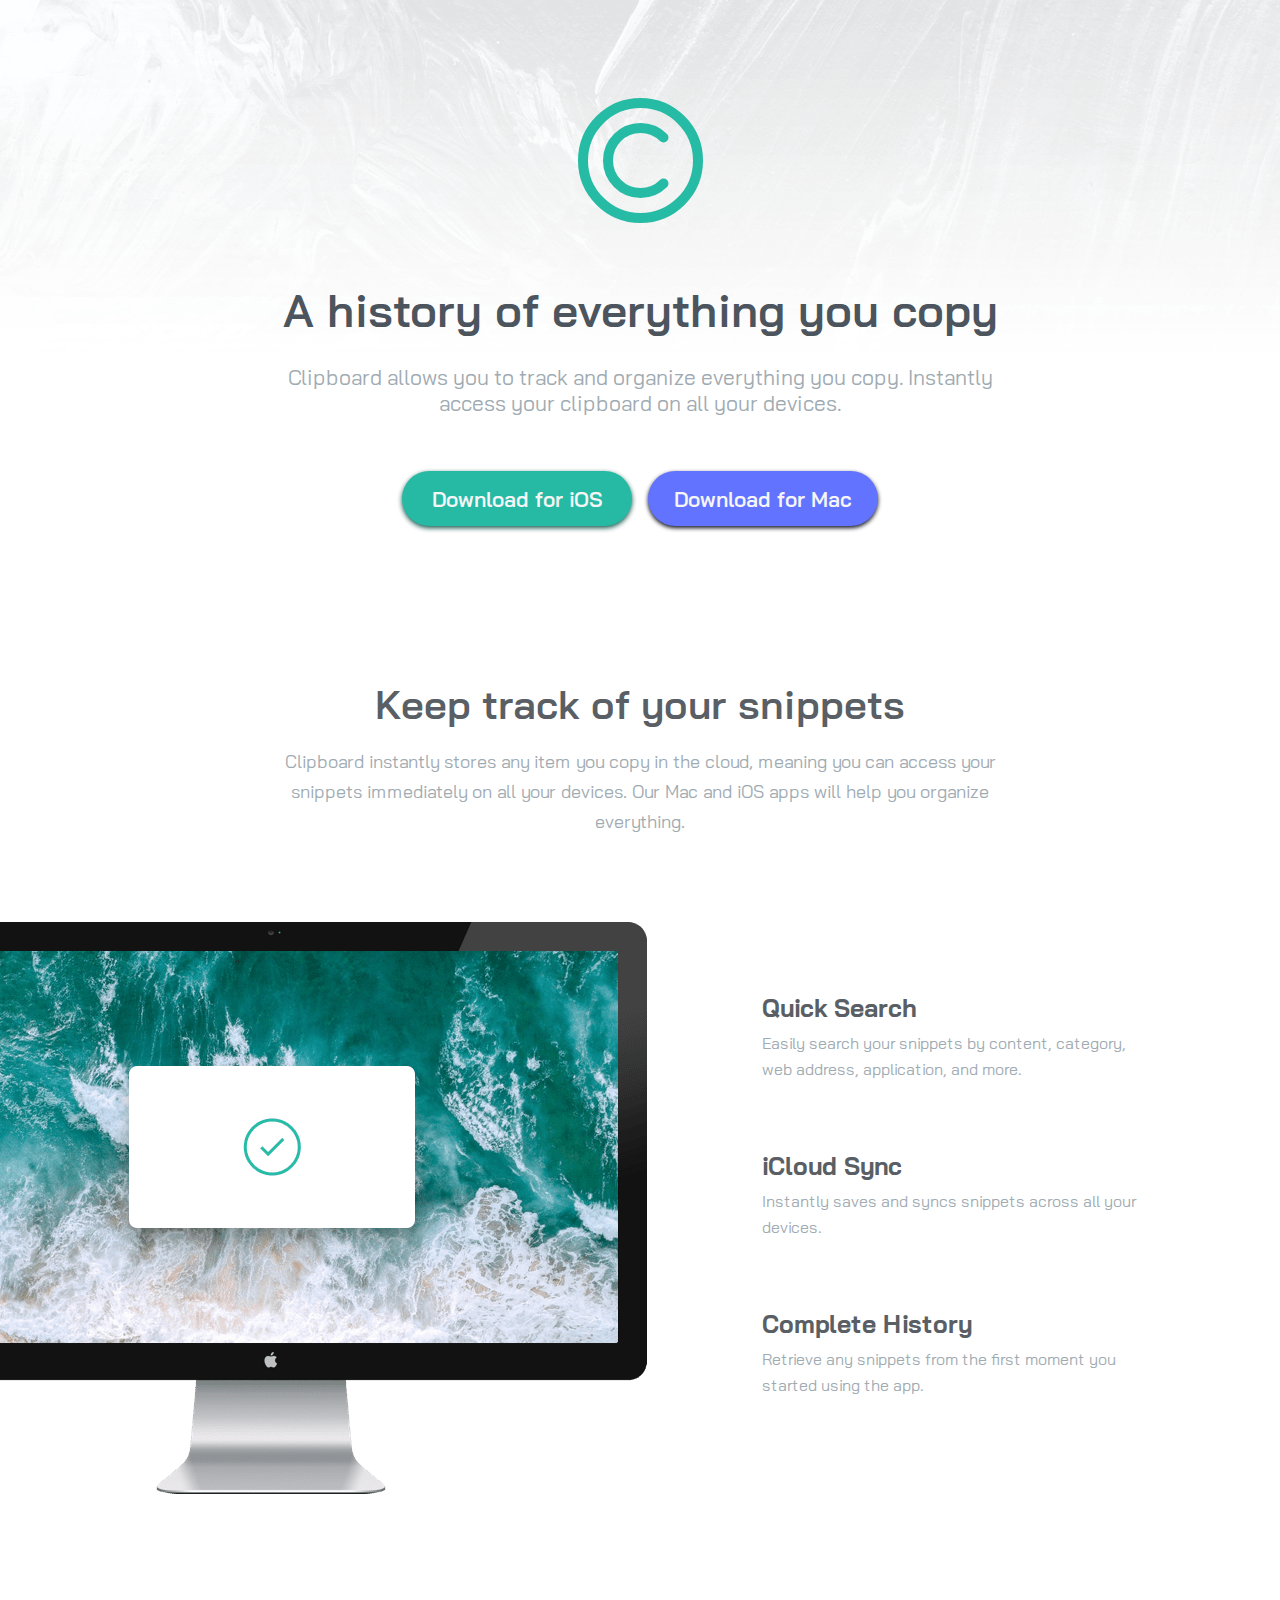
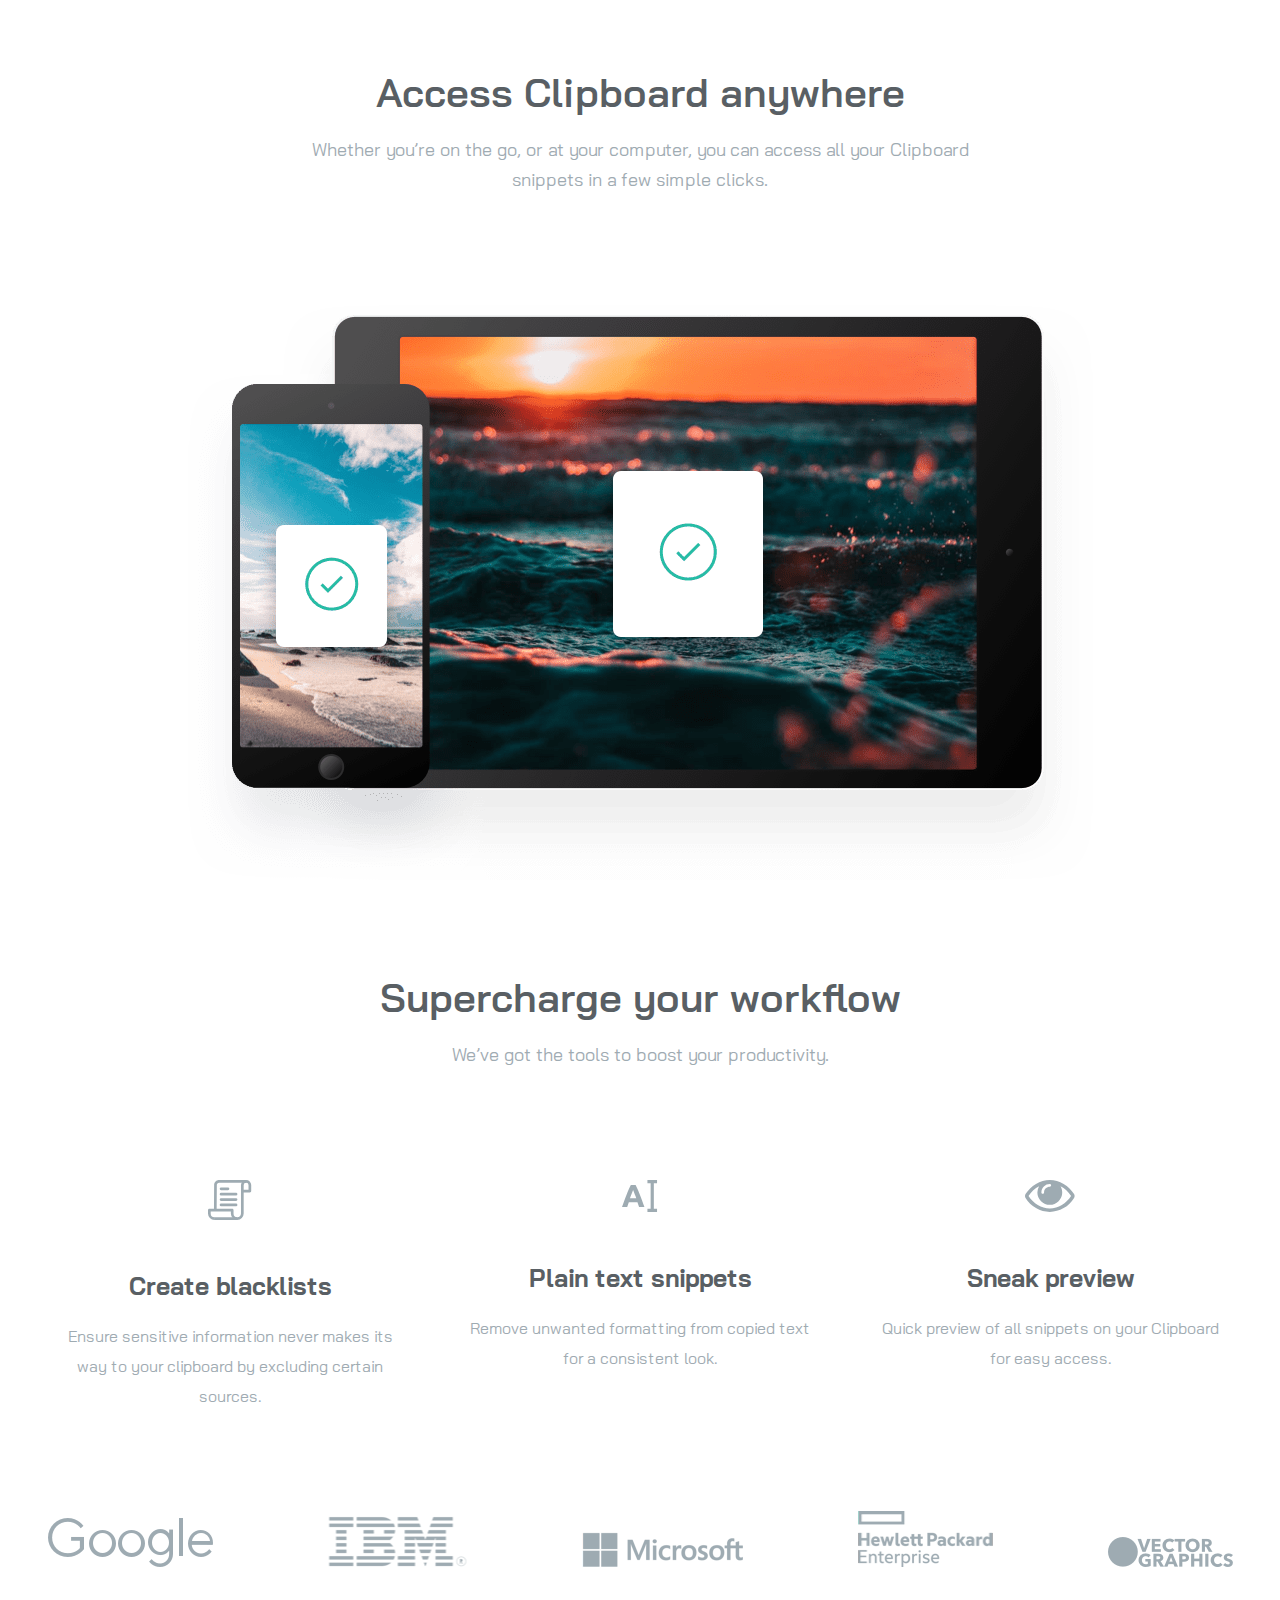
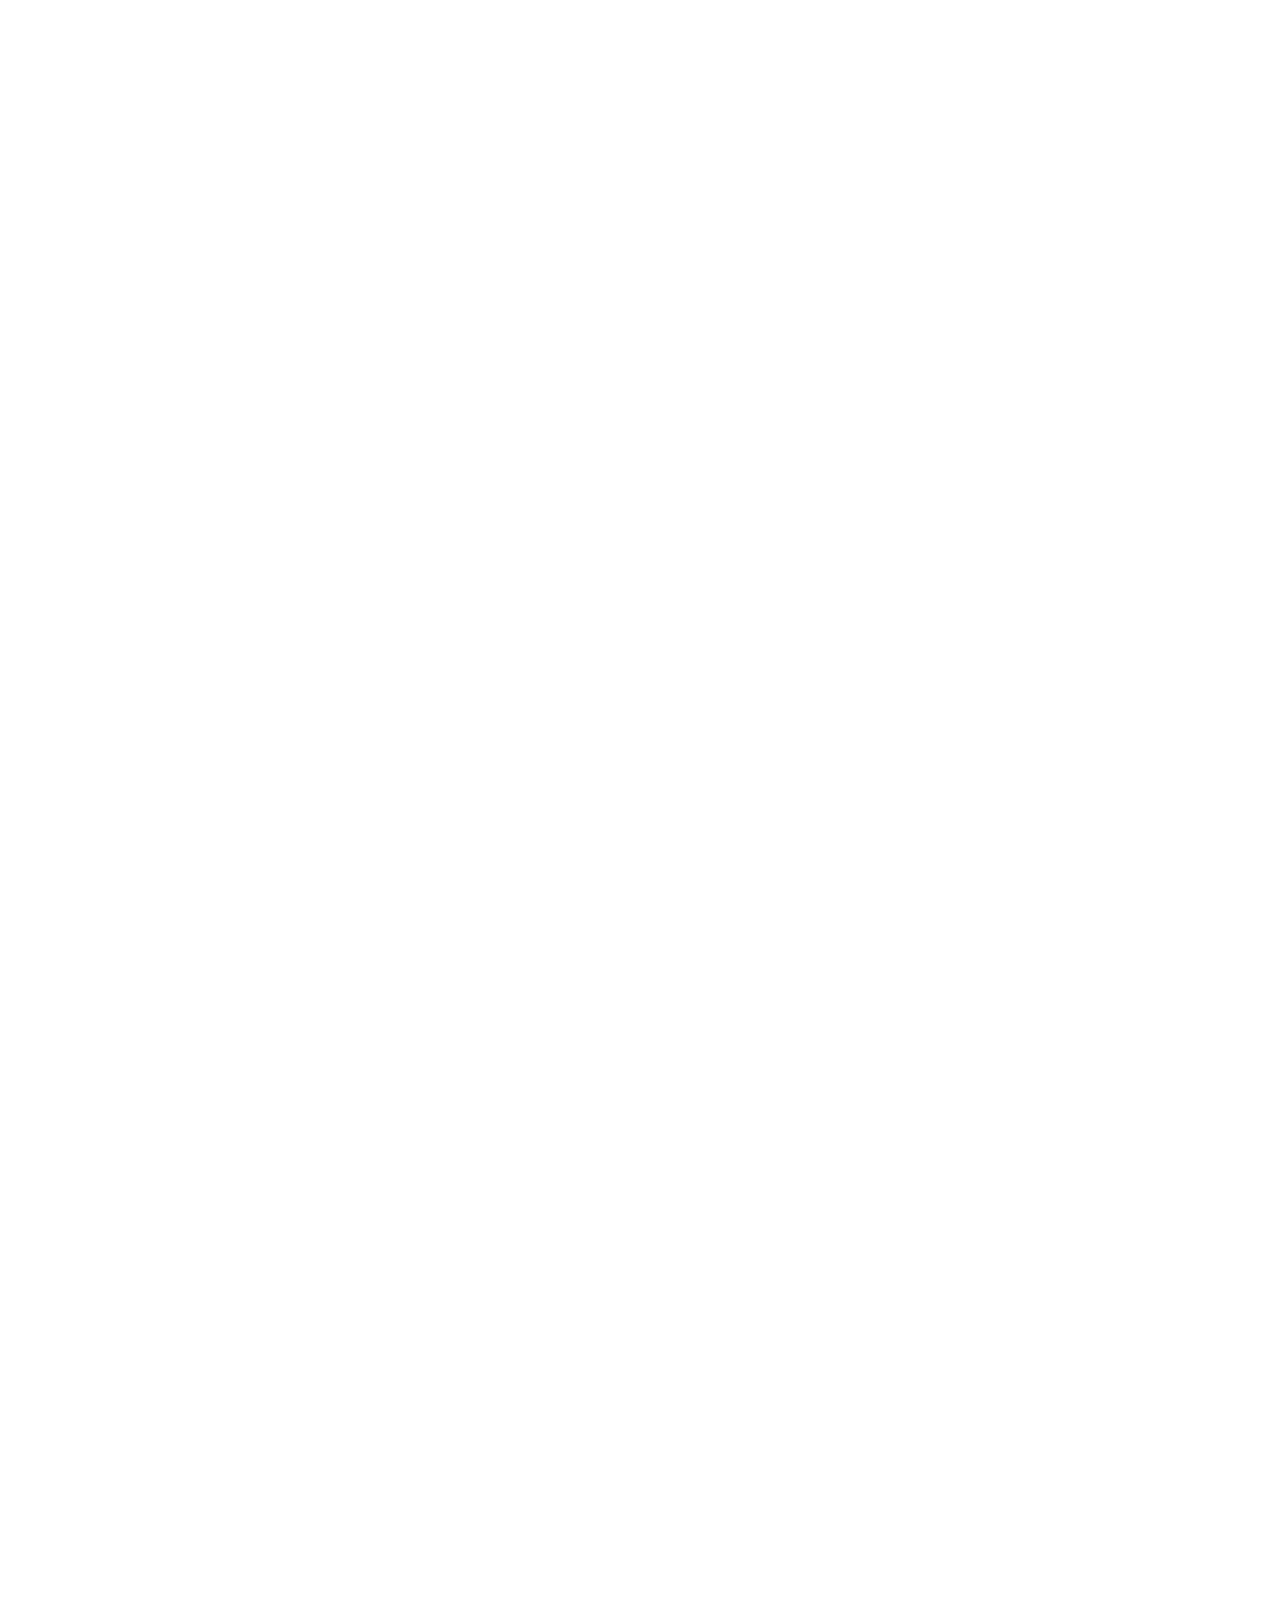
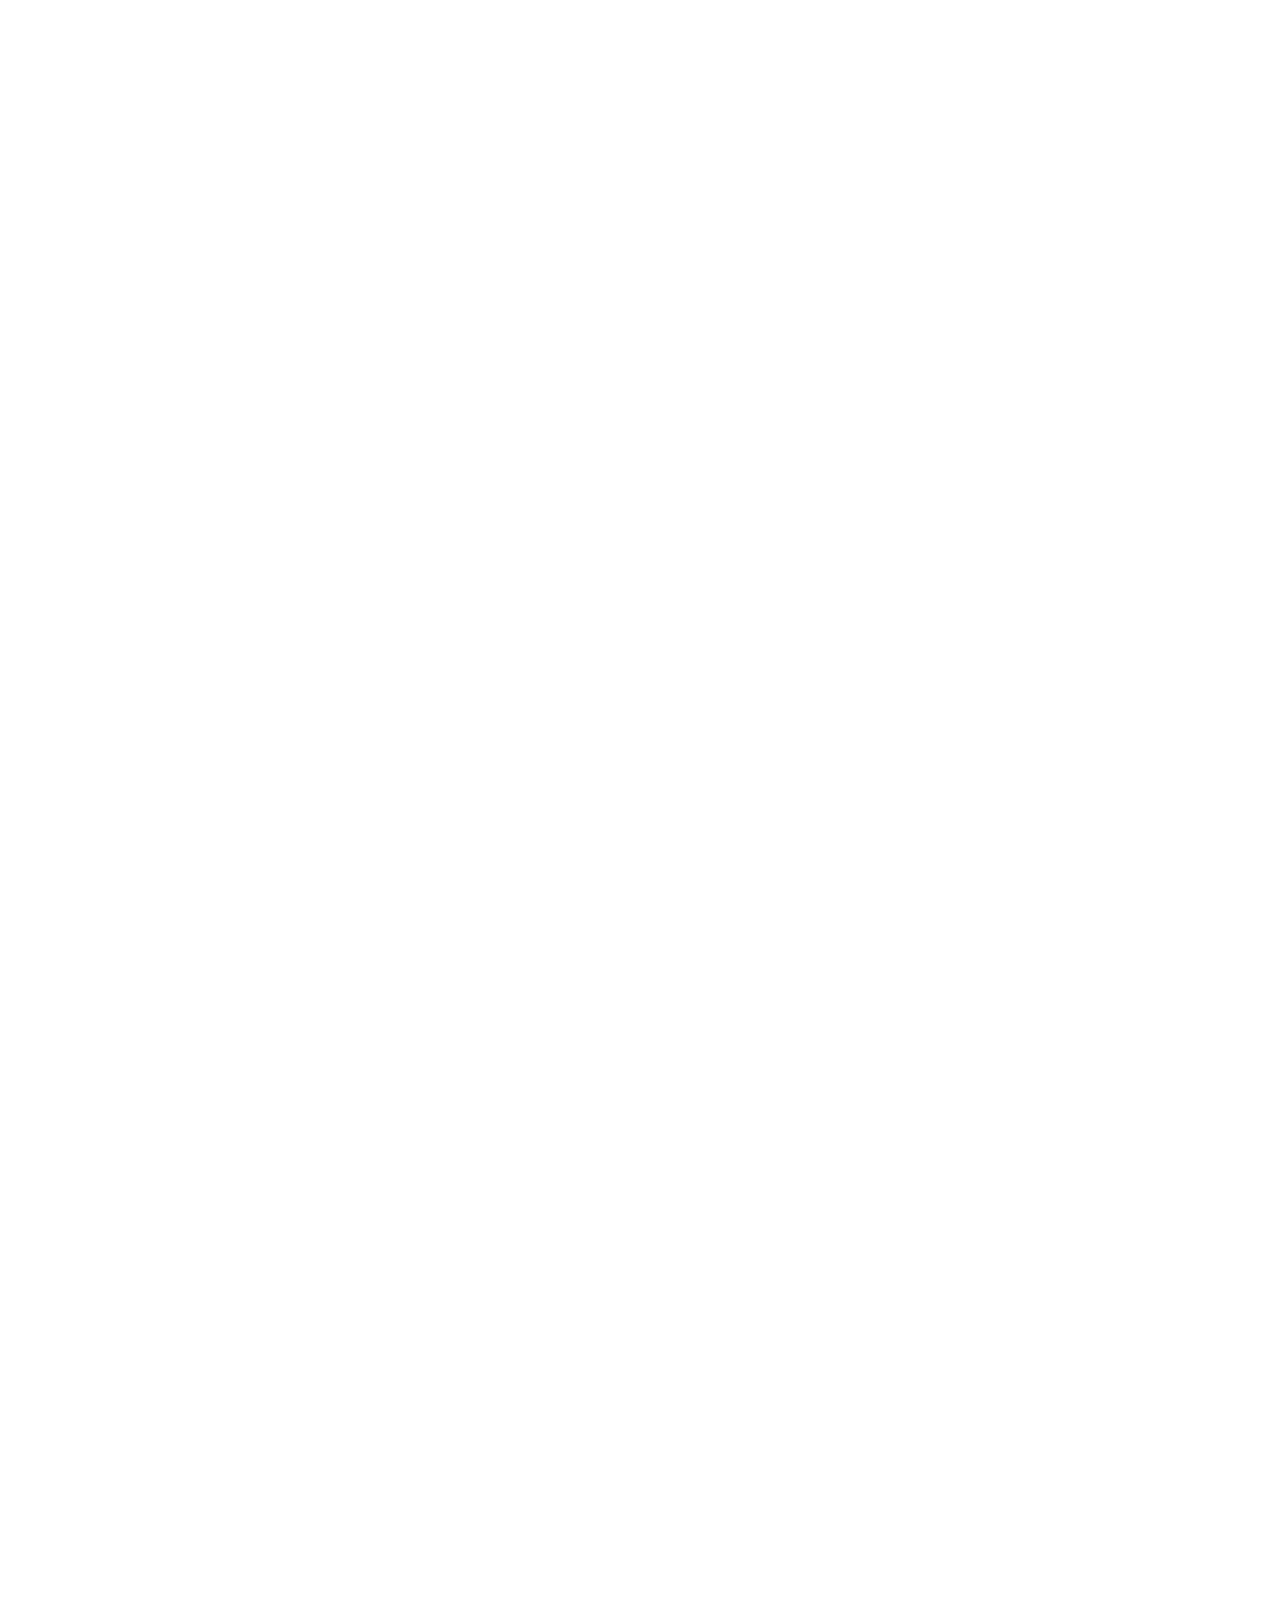
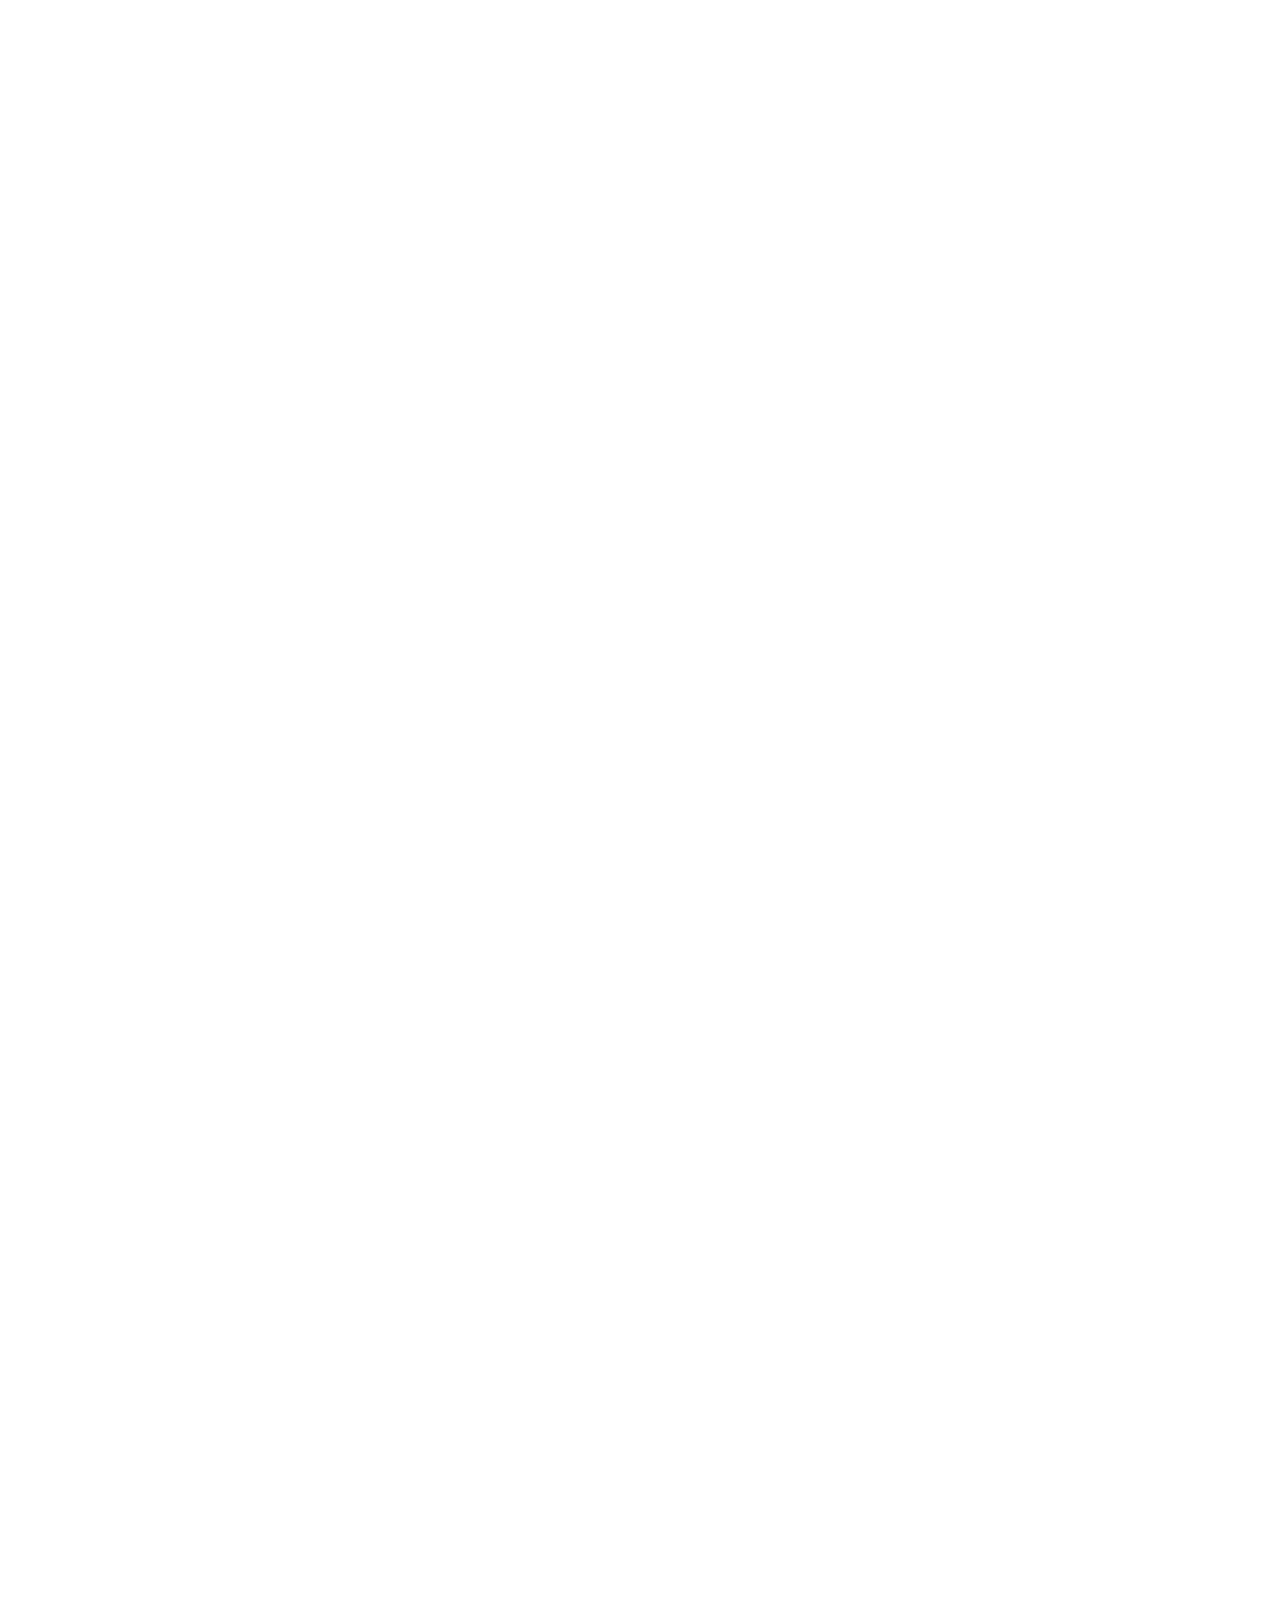
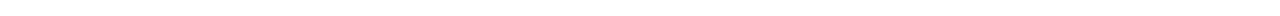
<file: Clipboard-main/index.html>
<!DOCTYPE html>
<html lang="en">

<head>
  <meta charset="UTF-8" />
  <meta name="viewport" content="width=device-width, initial-scale=1.0" />
  <meta http-equiv="X-UA-Compatible" content="ie=edge" />
  <link rel="stylesheet" href="app/css/index-style.css" />
  <link rel="preconnect" href="https://fonts.googleapis.com" />
  <link rel="preconnect" href="https://fonts.gstatic.com" crossorigin />
  <link href="https://fonts.googleapis.com/css2?family=Bai+Jamjuree:wght@400;600&display=swap" rel="stylesheet" />
  <title>Clipboard</title>
</head>

<body>
  <section>
    <div class="background">
      <img class="bg-image" src="app/images/bg-header-desktop.png" />
    </div>
  </section>
  <header>
    <img class="logo" src="app/images/logo.svg" />
    <h1>A history of everything you copy</h1>
    <a class="header-parahraph">Clipboard allows you to track and organize everything you copy.
      Instantly access your clipboard on all your devices.</a>
    <div class="buttons">
      <div class="button green">Download for iOS</div>
      <div class="button blue">Download for Mac</div>
    </div>
  </header>
  <section class="section-computer">
    <h2>Keep track of your snippets</h2>
    <a class="mid-paragraph">Clipboard instantly stores any item you copy in the cloud, meaning you
      can access your snippets immediately on all your devices. Our Mac and
      iOS apps will help you organize everything.</a>
    <div class="computer-paragraph-area">
      <img class="computer-image" src="app/images/image-computer.png" />
      <div class="computer-paragraphs">
        <h3>Quick Search</h3>
        <a class="paragraphs-small">Easily search your snippets by content, category, web address,
          application, and more.</a>
        <h3>iCloud Sync</h3>
        <a class="paragraphs-small">Instantly saves and syncs snippets across all your devices.</a>
        <h3>Complete History</h3>
        <a class="paragraphs-small">Retrieve any snippets from the first moment you started using the
          app.</a>
      </div>
    </div>
  </section>
  <section class="section-access">
    <h2>Access Clipboard anywhere</h2>
    <a class="mid-paragraph">Whether you’re on the go, or at your computer, you can access all your
      Clipboard snippets in a few simple clicks.</a>
    <img class="tablet-img" src="app/images/image-devices.png" </section>
    <section class="section-supercharge">
      <h2>Supercharge your workflow</h2>
      <a class="mid-paragraph">We’ve got the tools to boost your productivity.</a>
      <div class="partners-icons">
        <div class="icon-div">
          <img src="app/images/icon-blacklist.svg" />
          <h3 class="icons-h3">Create blacklists</h3>
          <a class="paragraphs-small paragraphs-icons">Ensure sensitive information never makes its way to your
            clipboard
            by excluding certain sources.</a>
        </div>
        <div class="icon-div">
          <img src="app/images/icon-text.svg" />
          <h3 class="icons-h3">Plain text snippets</h3>
          <a class="paragraphs-small paragraphs-icons">Remove unwanted formatting from copied text for a consistent
            look.</a>
        </div>
        <div class="icon-div">
          <img src="app/images/icon-preview.svg" />
          <h3 class="icons-h3">Sneak preview</h3>
          <a class="paragraphs-small paragraphs-icons">Quick preview of all snippets on your Clipboard for easy
            access.</a>
        </div>
        <div class="icons-alone">
          <img class="icon-img" src="app/images/logo-google.png" />
          <img class="icon-img" src="app/images/logo-ibm.png" />
          <img class="icon-img" src="app/images/logo-microsoft.png" />
          <img class="icon-img" src="app/images/logo-hp.png" />
          <img src="app/images/logo-vector-graphics.png" />
        </div>
      </div>
    </section>
</body>

</html>
</file>
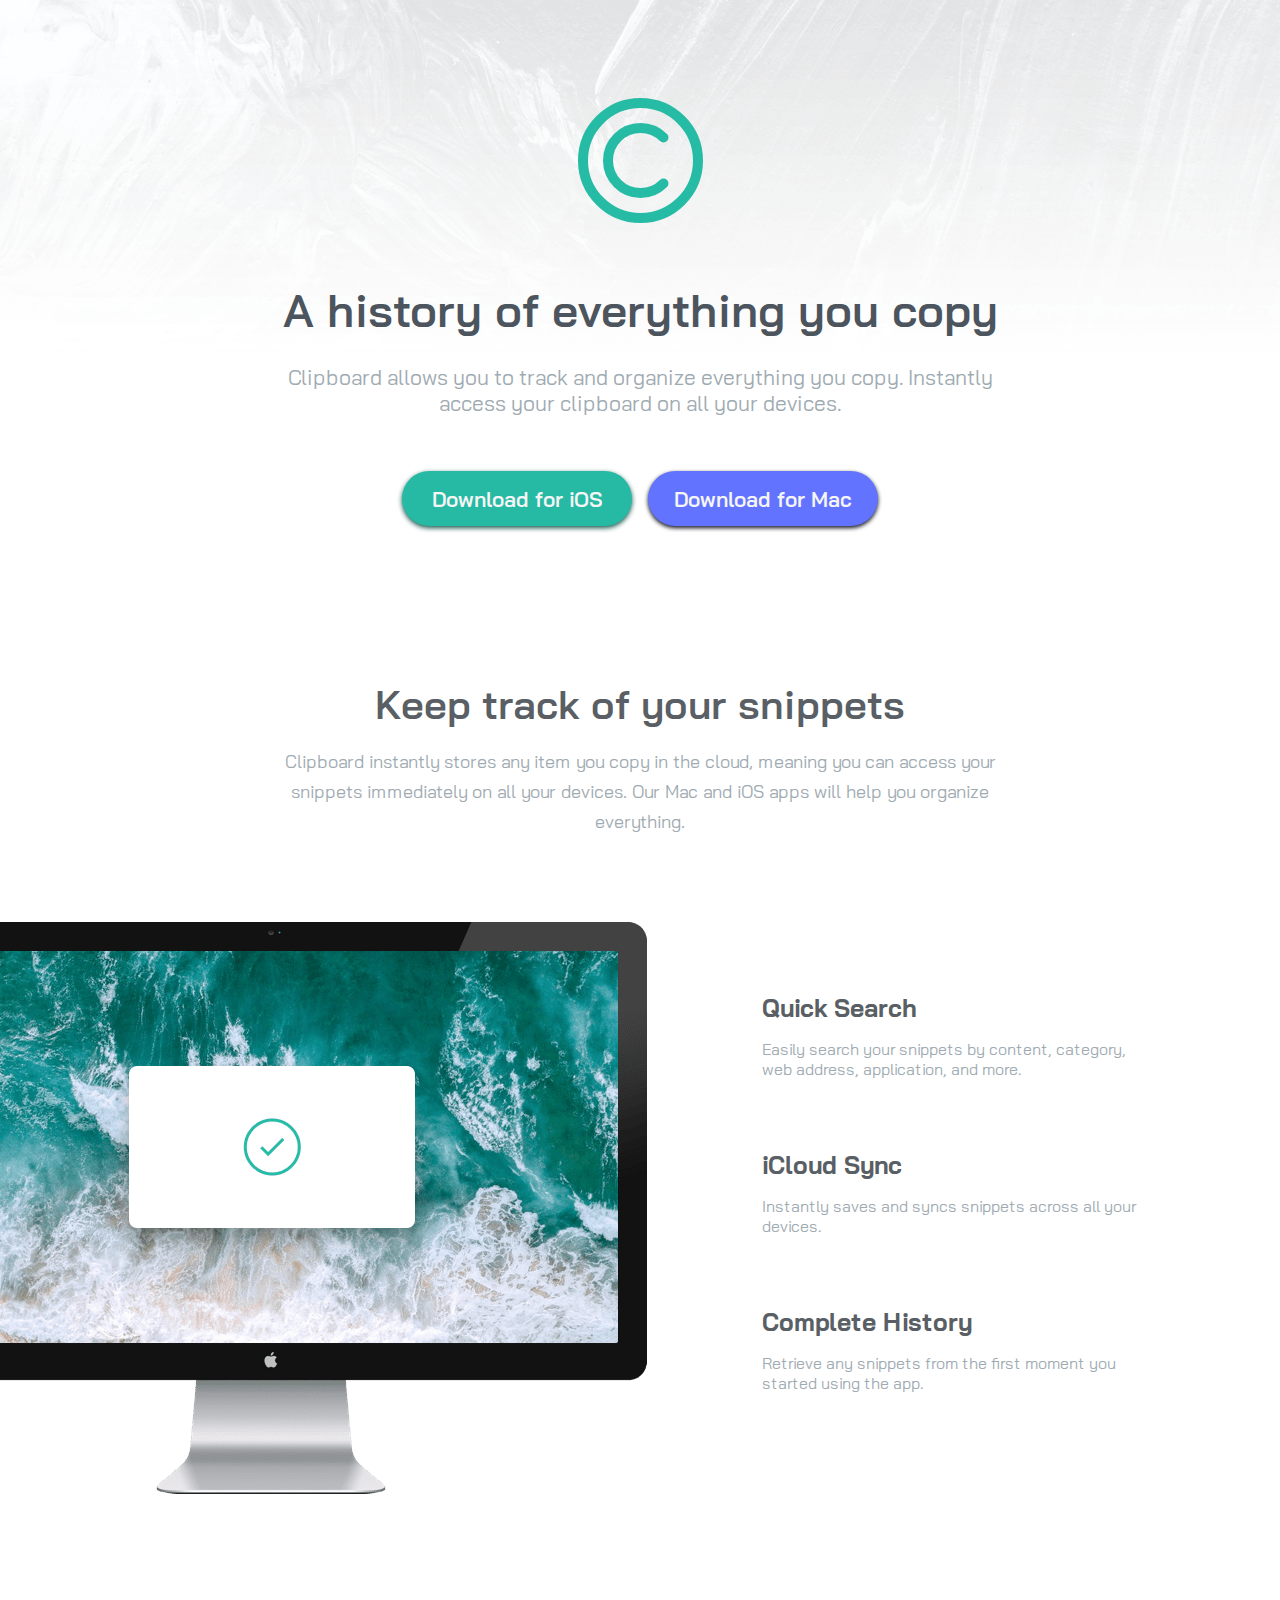
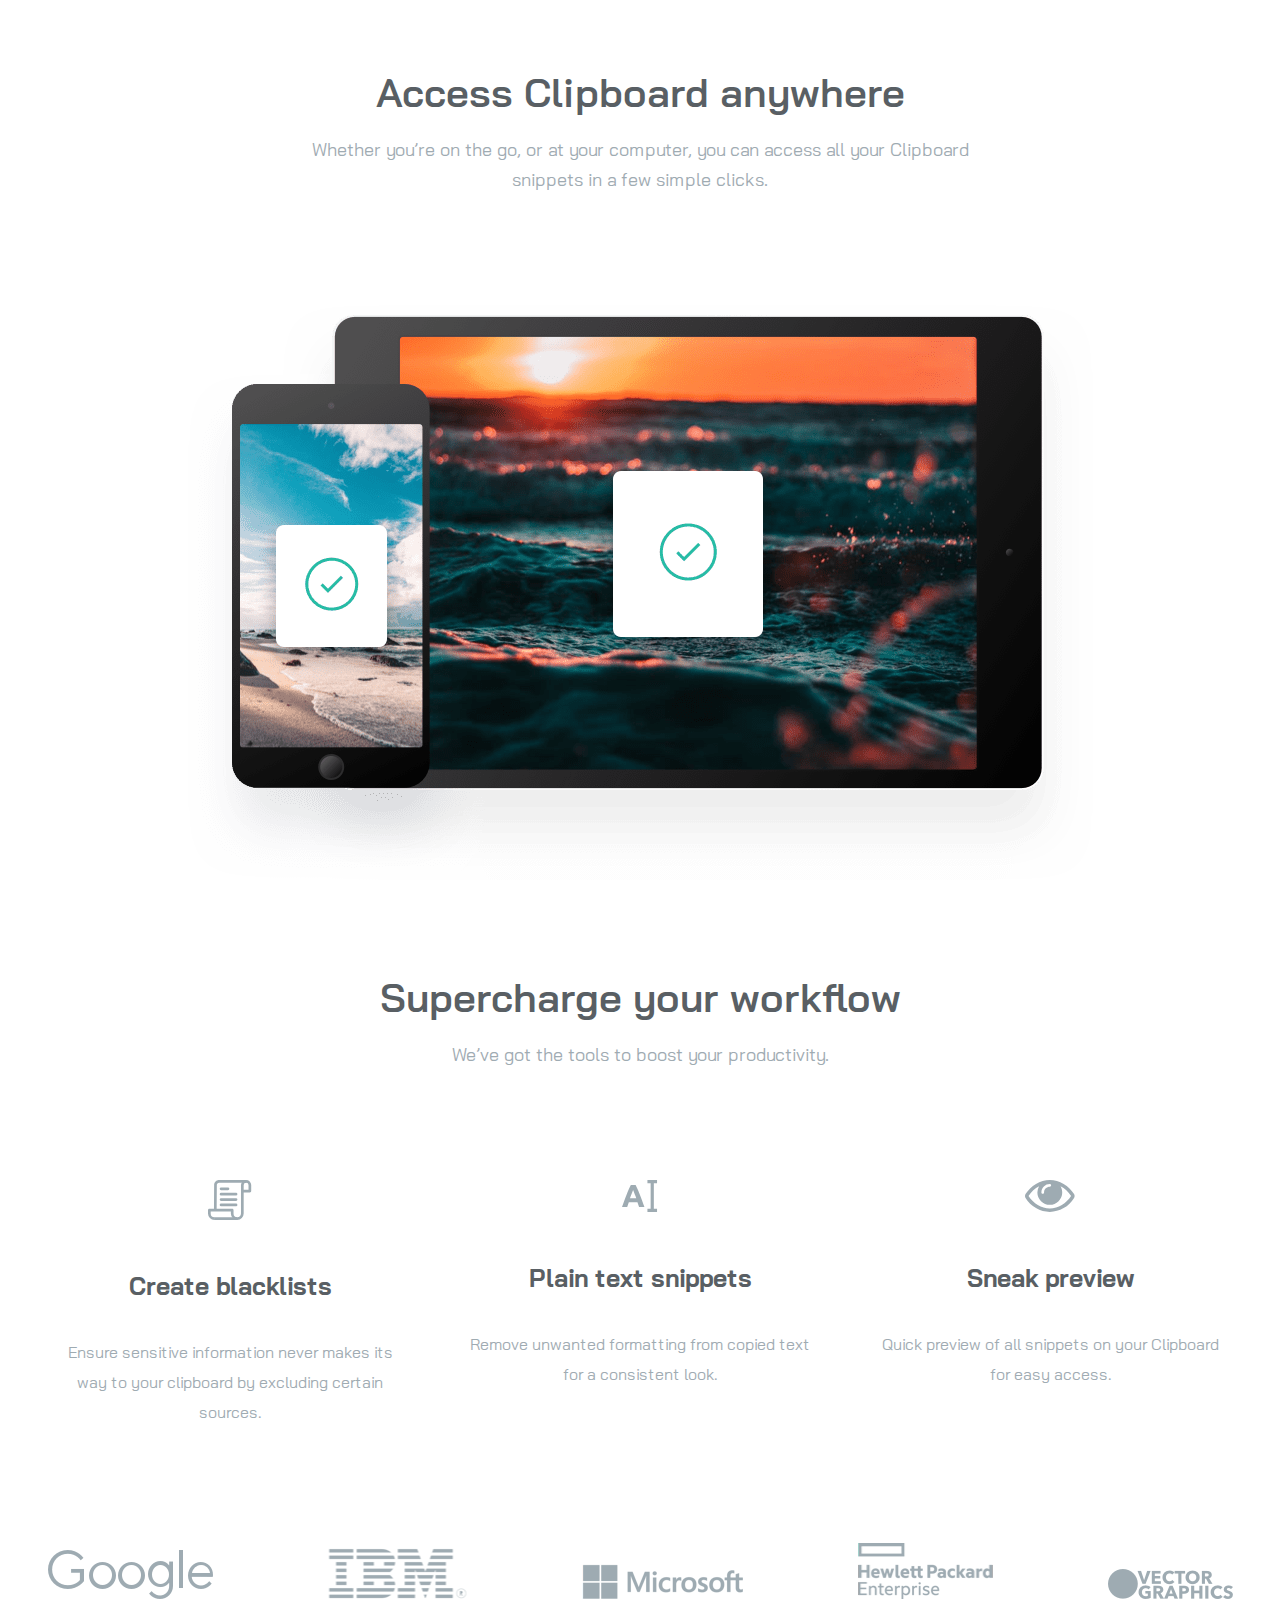
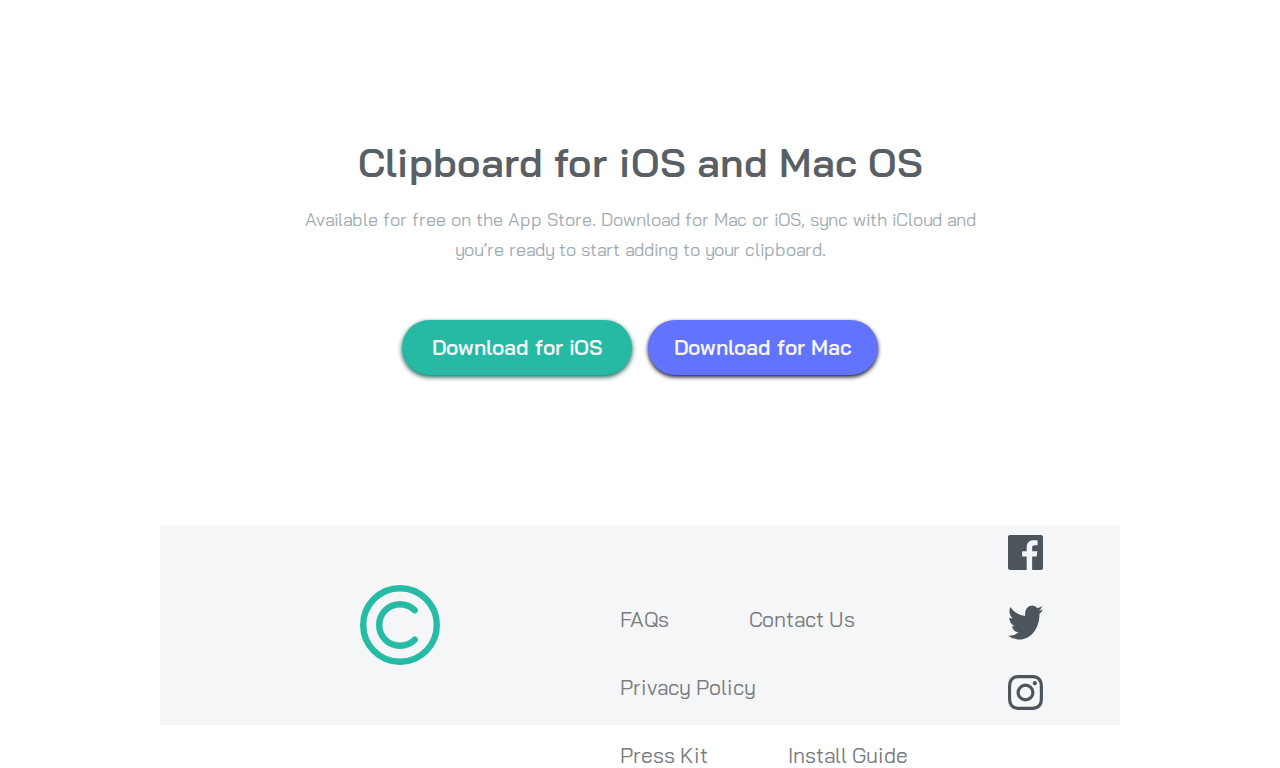
<file: Clipboard-main/index_testing_scss.html>
<!DOCTYPE html>
<html lang="en">

<head>
  <meta charset="UTF-8" />
  <meta name="viewport" content="width=device-width, initial-scale=1.0" />
  <meta http-equiv="X-UA-Compatible" content="ie=edge" />
  <link rel="stylesheet" href="app/css/main.css" />
  <link rel="preconnect" href="https://fonts.googleapis.com" />
  <link rel="preconnect" href="https://fonts.gstatic.com" crossorigin />
  <link href="https://fonts.googleapis.com/css2?family=Bai+Jamjuree:wght@400;600&display=swap" rel="stylesheet" />
  <title>Clipboard</title>
</head>

<body>
  <section>
    <div class="background">
      <img class="bg-image" src="app/images/bg-header-desktop.png" />
    </div>
  </section>
  <header>
    <img class="logo" src="app/images/logo.svg" />
    <h1>A history of everything you copy</h1>
    <p class="header-parahraph">Clipboard allows you to track and organize everything you copy.
      Instantly access your clipboard on all your devices.</p>
    <div class="buttons">
      <div class="button green">Download for iOS</div>
      <div class="button blue">Download for Mac</div>
    </div>
  </header>

  <section class="section-computer">
    <h2>Keep track of your snippets</h2>
    <p class="mid-paragraph">Clipboard instantly stores any item you copy in the cloud, meaning you
      can access your snippets immediately on all your devices. Our Mac and
      iOS apps will help you organize everything.</p>
    <div class="computer-paragraph-area">
      <img class="computer-image" src="app/images/image-computer.png" />
      <div class="computer-paragraphs">
        <h3>Quick Search</h3>
        <p class="paragraphs-small">Easily search your snippets by content, category, web address,
          application, and more.</p>
        <h3>iCloud Sync</h3>
        <p class="paragraphs-small">Instantly saves and syncs snippets across all your devices.</p>
        <h3>Complete History</h3>
        <p class="paragraphs-small">Retrieve any snippets from the first moment you started using the
          app.</p>
      </div>
    </div>
  </section>

  <section class="section-access">
    <h2>Access Clipboard anywhere</h2>
    <p class="mid-paragraph">Whether you’re on the go, or at your computer, you can access all your
      Clipboard snippets in a few simple clicks.</p>
    <img class="tablet-img" src="app/images/image-devices.png" />
  </section>

  <section class="section-supercharge">
    <h2>Supercharge your workflow</h2>
    <p class="mid-paragraph">We’ve got the tools to boost your productivity.</p>
    <div class="partners-icons">
      <div class="icon-div">
        <img src="app/images/icon-blacklist.svg" />
        <h3 class="icons-h3">Create blacklists</h3>
        <p class="paragraphs-small paragraphs-icons">Ensure sensitive information never makes its way to your clipboard
          by excluding certain sources.</p>
      </div>
      <div class="icon-div">
        <img src="app/images/icon-text.svg" />
        <h3 class="icons-h3">Plain text snippets</h3>
        <p class="paragraphs-small paragraphs-icons">Remove unwanted formatting from copied text for a consistent
          look.</p>
      </div>
      <div class="icon-div">
        <img src="app/images/icon-preview.svg" />
        <h3 class="icons-h3">Sneak preview</h3>
        <p class="paragraphs-small paragraphs-icons">Quick preview of all snippets on your Clipboard for easy access.
        </p>
      </div>
      <div class="icons-alone">
        <img class="icon-img" src="app/images/logo-google.png" />
        <img class="icon-img" src="app/images/logo-ibm.png" />
        <img class="icon-img" src="app/images/logo-microsoft.png" />
        <img class="icon-img" src="app/images/logo-hp.png" />
        <img src="app/images/logo-vector-graphics.png" />
      </div>
    </div>
  </section>
  <section class="section-Clipboard">
    <h2>Clipboard for iOS and Mac OS</h2>
    <p class="mid-paragraph">Available for free on the App Store. Download for Mac or iOS, sync with iCloud
      and you’re ready to start adding to your clipboard.</p>
    <div class="buttons">
      <div class="button green">Download for iOS</div>
      <div class="button blue">Download for Mac</div>
    </div>
  </section>
  <footer>
    <div class="footerBlock">
      <img class="footerBlock__imageLogo" src="./app/images/logo.svg" alt="">
      <div class="footerBlock__navlist">
        <p>FAQs</p>
        <p>Contact Us</p>
        <p>Privacy Policy</p>
        <p>Press Kit</p>
        <p>Install Guide</p>
      </div>
      <div>
        <img class="footerBlock__imageCompany" src="./app/images/icon-facebook.svg" alt="">
        <img class="footerBlock__imageCompany" src="./app/images/icon-twitter.svg" alt="">
        <img class="footerBlock__imageCompany" src="./app/images/icon-instagram.svg" alt="">
      </div>
    </div>
  </footer>

</body>

</html>
</file>
<file: Clipboard-main/app/css/index-style.css>
body {
  font-family: "Bai Jamjuree";
  font-size: 21px;
  font-weight: 400;
  height: 8000px;
}

.background {
  position: relative;
  display: flex;
  justify-content: center;
  z-index: -1;
}

.bg-image {
  position: absolute;
  top: -10px;
}

header {
  display: flex;
  flex-direction: column;
  align-items: center;
}

.logo {
  position: absolute;
  transition: all 0.8s ease;
  margin: 90px 0 20px 0;
}

.logo:hover {
  position: absolute;
  transition: all 0.8s ease;
  transform: rotate(45deg);
  margin: 90px 0 20px 0;
  /* animation: drop-logo 0.5s ease 0s 1; */
}

@keyframes drop-logo {
  0% {
    margin: 90px 0 20px 0;
  }
  20% {
    margin: 130px 0 20px 0;
  }
  40% {
    margin: 170px 0 20px 0;
    height: 125px;
    width: 125px;
  }
  50% {
    margin: 210px 0 20px 0px;
    height: 90px;
    width: 125px;
  }
  60% {
    margin: 170px 0 20px 0;
    height: 125px;
    width: 125px;
  }
  80% {
    margin: 130px 0 20px 0;
  }
  100% {
    margin: 90px 0 20px 0;
  }
}

h1 {
  margin-top: 273px;
  font-size: 46px;
  font-weight: 600;
  color: hsl(210, 10%, 33%);
  margin-bottom: 25px;
}

.header-parahraph {
  width: 720px;
  text-align: center;
  color: hsl(201, 11%, 66%);
  margin: 0 0 30px 0;
}

.buttons {
  margin-top: 25px;
  width: 500px;
  display: flex;
  flex-direction: row;
  justify-content: center;
  margin-bottom: 0px;
}

.button {
  display: flex;
  align-items: center;
  justify-content: center;
  color: whitesmoke;
  font-weight: 600;
  width: 230px;
  height: 55px;
  border-radius: 30px;
  margin-bottom: 0px;
}

.green {
  transition: all 0.5s ease;
  background-color: hsl(171, 66%, 44%);
  margin-right: 8px;
  box-shadow: 0px 2px 5px hsl(171, 60%, 21%);
}

.green:hover {
  transition: all 0.5s ease;
  background-color: hsl(171, 46%, 59%);
}

.blue {
  transition: all 0.5s ease;
  background-color: hsl(233, 100%, 69%);
  margin-left: 8px;
  box-shadow: 0px 2px 4px hsl(232, 32%, 9%);
}

.blue:hover {
  transition: all 0.5s ease;
  background-color: hsl(233, 88%, 73%);
}

.section-computer {
  margin-top: 120px;
  display: flex;
  flex-direction: column;
  align-items: center;
}

h2 {
  font-size: 40px;
  font-weight: 600;
  color: hsl(207, 6%, 37%);
  margin-bottom: 18px;
}

.mid-paragraph {
  font-size: 18px;
  line-height: 30px;
  width: 720px;
  text-align: center;
  color: hsl(201, 11%, 66%);
  margin: 0 0 30px 0;
}

.computer-paragraph-area {
  width: 1490px;
  display: flex;
  flex-direction: row;
  justify-content: start;
  margin-top: 55px;
}
.computer-paragraphs {
  margin: 0 0 0 115px;
  width: 380px;
  text-align: start;
}

h3 {
  margin-bottom: 5px;
  margin-top: 70px;
  color: hsl(207, 6%, 37%);
}

.paragraphs-small {
  color: hsl(201, 11%, 66%);
  font-size: 16px;
}

.section-access {
  display: flex;
  flex-direction: column;
  align-items: center;
  margin-top: 140px;
}

.tablet-img {
  margin-top: 80px;
  margin-bottom: 58px;
}

.section-supercharge {
  display: flex;
  flex-direction: column;
  align-items: center;
}

.partners-icons {
  display: flex;
  flex-direction: row;
  width: 1500px;
  flex-wrap: wrap;
  justify-content: center;
  margin-top: 80px;
}

.icon-div {
  display: flex;
  flex-direction: column;
  align-items: center;
  margin: 0 30px 0 30px;
}

.icons-h3 {
  margin: 50px 0 20px 0;
}

.paragraphs-icons {
  text-align: center;
  width: 350px;
  line-height: 30px;
}

.icon-img {
  margin: 100px 110px 0 0;
}
</file>
<file: Clipboard-main/app/css/main.css>
@-webkit-keyframes drop-logo {
  0% {
    margin: 90px 0 20px 0;
  }
  20% {
    margin: 130px 0 20px 0;
  }
  40% {
    margin: 170px 0 20px 0;
    height: 125px;
    width: 125px;
  }
  50% {
    margin: 210px 0 20px 0px;
    height: 90px;
    width: 125px;
  }
  60% {
    margin: 170px 0 20px 0;
    height: 125px;
    width: 125px;
  }
  80% {
    margin: 130px 0 20px 0;
  }
  100% {
    margin: 90px 0 20px 0;
  }
}

@keyframes drop-logo {
  0% {
    margin: 90px 0 20px 0;
  }
  20% {
    margin: 130px 0 20px 0;
  }
  40% {
    margin: 170px 0 20px 0;
    height: 125px;
    width: 125px;
  }
  50% {
    margin: 210px 0 20px 0px;
    height: 90px;
    width: 125px;
  }
  60% {
    margin: 170px 0 20px 0;
    height: 125px;
    width: 125px;
  }
  80% {
    margin: 130px 0 20px 0;
  }
  100% {
    margin: 90px 0 20px 0;
  }
}

body {
  font-family: "Bai Jamjuree";
  font-weight: 400;
  font-size: 21px;
}

.background {
  display: -webkit-box;
  display: -ms-flexbox;
  display: flex;
  -webkit-box-orient: horizontal;
  -webkit-box-direction: normal;
      -ms-flex-direction: row;
          flex-direction: row;
  -webkit-box-pack: center;
      -ms-flex-pack: center;
          justify-content: center;
  position: relative;
  z-index: -1;
}

.bg-image {
  position: absolute;
  top: -10px;
}

header {
  display: -webkit-box;
  display: -ms-flexbox;
  display: flex;
  -webkit-box-orient: vertical;
  -webkit-box-direction: normal;
      -ms-flex-direction: column;
          flex-direction: column;
  -webkit-box-align: center;
      -ms-flex-align: center;
          align-items: center;
}

header .logo {
  position: absolute;
  -webkit-transition: all 0.8s ease;
  transition: all 0.8s ease;
  margin: 90px 0 20px 0;
}

header .logo:hover {
  position: absolute;
  -webkit-transition: all 0.8s ease;
  transition: all 0.8s ease;
  -webkit-transform: rotate(45deg);
          transform: rotate(45deg);
  margin: 90px 0 20px 0;
  /* animation: drop-logo 0.5s ease 0s 1; */
}

header h1 {
  margin-top: 273px;
  font-size: 46px;
  font-weight: 600;
  color: #4c545d;
  margin-bottom: 25px;
}

header .header-parahraph {
  width: 720px;
  text-align: center;
  color: #9fabb2;
  margin: 0 0 30px 0;
}

.section-computer {
  margin-top: 120px;
  display: -webkit-box;
  display: -ms-flexbox;
  display: flex;
  -webkit-box-orient: vertical;
  -webkit-box-direction: normal;
      -ms-flex-direction: column;
          flex-direction: column;
  -webkit-box-align: center;
      -ms-flex-align: center;
          align-items: center;
}

.section-computer .computer-paragraph-area {
  width: 1490px;
  display: -webkit-box;
  display: -ms-flexbox;
  display: flex;
  -webkit-box-orient: horizontal;
  -webkit-box-direction: normal;
      -ms-flex-direction: row;
          flex-direction: row;
  -webkit-box-pack: start;
      -ms-flex-pack: start;
          justify-content: start;
  margin-top: 55px;
}

.section-computer .computer-paragraphs {
  margin: 0 0 0 115px;
  width: 380px;
  text-align: start;
}

.section-access {
  display: -webkit-box;
  display: -ms-flexbox;
  display: flex;
  -webkit-box-orient: vertical;
  -webkit-box-direction: normal;
      -ms-flex-direction: column;
          flex-direction: column;
  -webkit-box-align: center;
      -ms-flex-align: center;
          align-items: center;
  margin-top: 140px;
}

.section-access .tablet-img {
  margin-top: 80px;
  margin-bottom: 58px;
}

.section-supercharge {
  display: -webkit-box;
  display: -ms-flexbox;
  display: flex;
  -webkit-box-orient: vertical;
  -webkit-box-direction: normal;
      -ms-flex-direction: column;
          flex-direction: column;
  -webkit-box-align: center;
      -ms-flex-align: center;
          align-items: center;
}

.section-supercharge .partners-icons {
  display: -webkit-box;
  display: -ms-flexbox;
  display: flex;
  -webkit-box-orient: horizontal;
  -webkit-box-direction: normal;
      -ms-flex-direction: row;
          flex-direction: row;
  -webkit-box-pack: center;
      -ms-flex-pack: center;
          justify-content: center;
  width: 1500px;
  -ms-flex-wrap: wrap;
      flex-wrap: wrap;
  margin-top: 80px;
}

.section-supercharge .partners-icons .icon-div {
  display: -webkit-box;
  display: -ms-flexbox;
  display: flex;
  -webkit-box-orient: vertical;
  -webkit-box-direction: normal;
      -ms-flex-direction: column;
          flex-direction: column;
  -webkit-box-align: center;
      -ms-flex-align: center;
          align-items: center;
  margin: 0 30px 0 30px;
}

.section-supercharge .partners-icons .icon-div .icons-h3 {
  margin: 50px 0 20px 0;
}

.section-supercharge .partners-icons .icon-div .paragraphs-icons {
  text-align: center;
  width: 350px;
  line-height: 30px;
}

.section-supercharge .partners-icons .icon-img {
  margin: 100px 110px 0 0;
}

h2 {
  font-size: 40px;
  font-weight: 600;
  color: #595f64;
  margin-bottom: 18px;
}

.mid-paragraph {
  font-size: 18px;
  line-height: 30px;
  width: 720px;
  text-align: center;
  color: #9fabb2;
  margin: 0 0 30px 0;
}

h3 {
  margin-bottom: 5px;
  margin-top: 70px;
  color: #595f64;
}

.paragraphs-small {
  color: #9fabb2;
  font-size: 16px;
}

.section-Clipboard {
  display: -webkit-box;
  display: -ms-flexbox;
  display: flex;
  -webkit-box-orient: vertical;
  -webkit-box-direction: normal;
      -ms-flex-direction: column;
          flex-direction: column;
  -webkit-box-pack: center;
      -ms-flex-pack: center;
          justify-content: center;
  -webkit-box-align: center;
      -ms-flex-align: center;
          align-items: center;
  margin-top: 100px;
}

.buttons {
  display: -webkit-box;
  display: -ms-flexbox;
  display: flex;
  -webkit-box-orient: horizontal;
  -webkit-box-direction: normal;
      -ms-flex-direction: row;
          flex-direction: row;
  -webkit-box-pack: center;
      -ms-flex-pack: center;
          justify-content: center;
  margin-top: 25px;
  width: 500px;
  margin-bottom: 0px;
}

.button {
  display: -webkit-box;
  display: -ms-flexbox;
  display: flex;
  -webkit-box-orient: horizontal;
  -webkit-box-direction: normal;
      -ms-flex-direction: row;
          flex-direction: row;
  -webkit-box-pack: center;
      -ms-flex-pack: center;
          justify-content: center;
  -webkit-box-align: center;
      -ms-flex-align: center;
          align-items: center;
  color: whitesmoke;
  font-weight: 600;
  width: 230px;
  height: 55px;
  border-radius: 30px;
  margin-bottom: 0px;
}

.green {
  -webkit-transition: all 0.5s ease;
  transition: all 0.5s ease;
  background-color: #26baa4;
  margin-right: 8px;
  -webkit-box-shadow: 0px 2px 5px #15564c;
          box-shadow: 0px 2px 5px #15564c;
}

.green:hover {
  -webkit-transition: all 0.5s ease;
  transition: all 0.5s ease;
  background-color: #66c7b8;
}

.blue {
  -webkit-transition: all 0.5s ease;
  transition: all 0.5s ease;
  background-color: #6173ff;
  margin-left: 8px;
  -webkit-box-shadow: 0px 2px 4px #10121e;
          box-shadow: 0px 2px 4px #10121e;
}

.blue:hover {
  -webkit-transition: all 0.5s ease;
  transition: all 0.5s ease;
  background-color: #7e8cf7;
}

footer {
  width: 75vw;
  margin: auto;
  margin-top: 150px;
}

.footerBlock {
  display: -webkit-box;
  display: -ms-flexbox;
  display: flex;
  -webkit-box-orient: horizontal;
  -webkit-box-direction: normal;
      -ms-flex-direction: row;
          flex-direction: row;
  -webkit-box-pack: start;
      -ms-flex-pack: start;
          justify-content: start;
  -webkit-box-align: center;
      -ms-flex-align: center;
          align-items: center;
  background-color: #F5F6F8;
  height: 200px;
}

.footerBlock__imageLogo {
  margin-left: 200px;
  height: 80px;
  width: 80px;
}

.footerBlock__navlist {
  margin-left: 180px;
  width: 600px;
  height: 80px;
  display: -webkit-box;
  display: -ms-flexbox;
  display: flex;
  -webkit-box-orient: horizontal;
  -webkit-box-direction: normal;
      -ms-flex-direction: row;
          flex-direction: row;
  -webkit-box-pack: start;
      -ms-flex-pack: start;
          justify-content: start;
  -ms-flex-wrap: wrap;
      flex-wrap: wrap;
}

.footerBlock__navlist p {
  margin-right: 80px;
  color: #7A7B7F;
}

.footerBlock__imageCompany {
  height: 35px;
  width: 35px;
  margin: 15px;
}
/*# sourceMappingURL=main.css.map */
</file>
